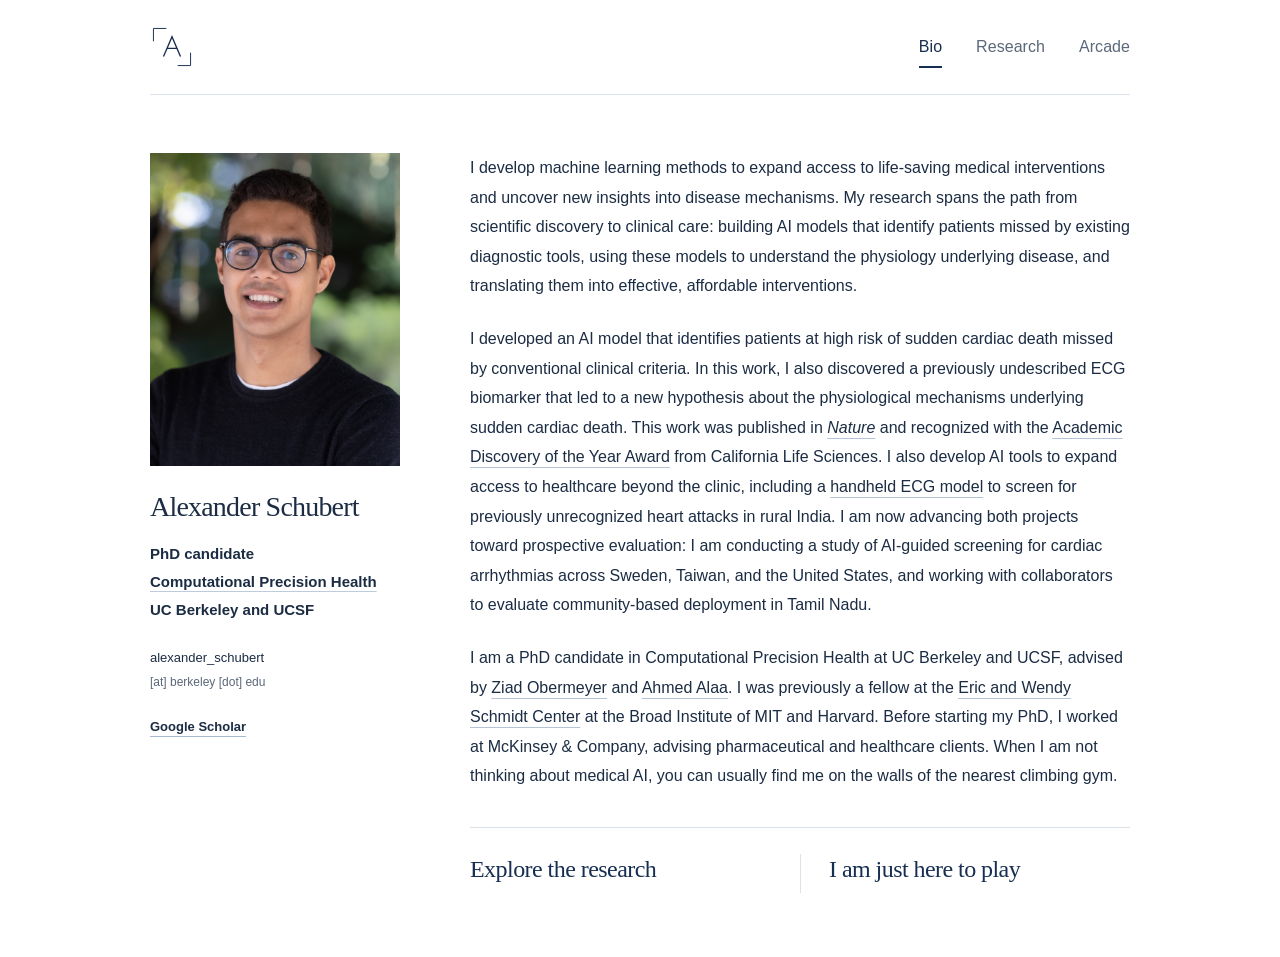
<file: index.html>
<!doctype html>
<html lang="en">
<head>
  <meta charset="utf-8">
  <meta name="viewport" content="width=device-width, initial-scale=1">
  <meta name="description" content="Alexander Schubert develops machine learning methods for cardiovascular prediction, physiological discovery, and more accessible care.">
  <meta name="theme-color" content="#ffffff">
  <title>Alexander Schubert — Medical AI Research</title>
  <link rel="icon" href="assets/favicon.svg?v=a-2" type="image/svg+xml">
  <link rel="stylesheet" href="assets/style.css">
  <link rel="canonical" href="https://alexmschubert.github.io/">
</head>
<body>
  <a class="skip-link" href="#main">Skip to content</a>
  <header class="site-header wrap">
    <a class="brand-mark" href="index.html" aria-label="Alexander Schubert — Bio"><img src="assets/monogram.svg" alt="" width="44" height="44"></a>
    <svg class="header-beat" viewBox="0 0 180 40" fill="none" aria-hidden="true" focusable="false"><path class="ecg-trace" pathLength="1" d="M2 24H32C36 24 36 19 40 19S44 24 48 24H65L70 29 77 7 84 34 90 24H110C116 24 117 14 125 14S135 24 142 24H178"/></svg>
    <nav aria-label="Main navigation"><a href="index.html" aria-current="page">Bio</a><a href="research.html">Research</a><a href="arcade.html">Arcade</a></nav>
  </header>
  <main id="main" class="wrap bio-page">
    <aside class="bio-profile" aria-label="Profile and contact">
      <img class="bio-photo" src="assets/alexander-schubert.jpg" alt="Alexander Schubert" width="800" height="1000" fetchpriority="high">
      <h1>Alexander Schubert</h1>
      <p class="profile-role">PhD candidate<br><a href="https://computationalhealth.berkeley.edu/">Computational Precision Health</a><br>UC Berkeley and UCSF</p>
      <p id="contact" class="profile-contact">alexander_schubert<br><span>[at] berkeley [dot] edu</span></p>
      <a class="profile-scholar" href="https://scholar.google.com/citations?user=yV_Ws-QAAAAJ&amp;hl=en">Google Scholar</a>
    </aside>
    <div class="bio-main">
      <section class="bio-narrative" aria-label="Research biography">
        <p>I develop machine learning methods to expand access to life-saving medical interventions and uncover new insights into disease mechanisms. My research spans the path from scientific discovery to clinical care: building AI models that identify patients missed by existing diagnostic tools, using these models to understand the physiology underlying disease, and translating them into effective, affordable interventions.</p>
        <p>I developed an AI model that identifies patients at high risk of sudden cardiac death missed by conventional clinical criteria. In this work, I also discovered a previously undescribed ECG biomarker that led to a new hypothesis about the physiological mechanisms underlying sudden cardiac death. This work was published in <a href="https://www.nature.com/articles/s41586-026-10674-6"><em>Nature</em></a> and recognized with the <a href="https://publichealth.berkeley.edu/articles/spotlight/faculty/obermeyer-receives-academic-discovery-of-the-year-award">Academic Discovery of the Year Award</a> from California Life Sciences. I also develop AI tools to expand access to healthcare beyond the clinic, including a <a href="https://www.nber.org/papers/w34690">handheld ECG model</a> to screen for previously unrecognized heart attacks in rural India. I am now advancing both projects toward prospective evaluation: I am conducting a study of AI-guided screening for cardiac arrhythmias across Sweden, Taiwan, and the United States, and working with collaborators to evaluate community-based deployment in Tamil Nadu.</p>
        <p>I am a PhD candidate in Computational Precision Health at UC Berkeley and UCSF, advised by <a href="https://ziadobermeyer.com/">Ziad Obermeyer</a> and <a href="https://alaa-lab.com/pages/people/ahmed.html">Ahmed Alaa</a>. I was previously a fellow at the <a href="https://www.ericandwendyschmidtcenter.org/">Eric and Wendy Schmidt Center</a> at the Broad Institute of MIT and Harvard. Before starting my PhD, I worked at McKinsey &amp; Company, advising pharmaceutical and healthcare clients. When I am not thinking about medical AI, you can usually find me on the walls of the nearest climbing gym.</p>
      </section>
      <section class="bio-next" aria-label="Explore the site">
        <a class="next-destination" href="research.html">
          <span class="next-title">Explore the research</span>
        </a>
        <a class="next-destination next-arcade" href="arcade.html">
          <span class="next-title">I am just here to play</span>
        </a>
      </section>
    </div>
  </main>
</body>
</html>
</file>
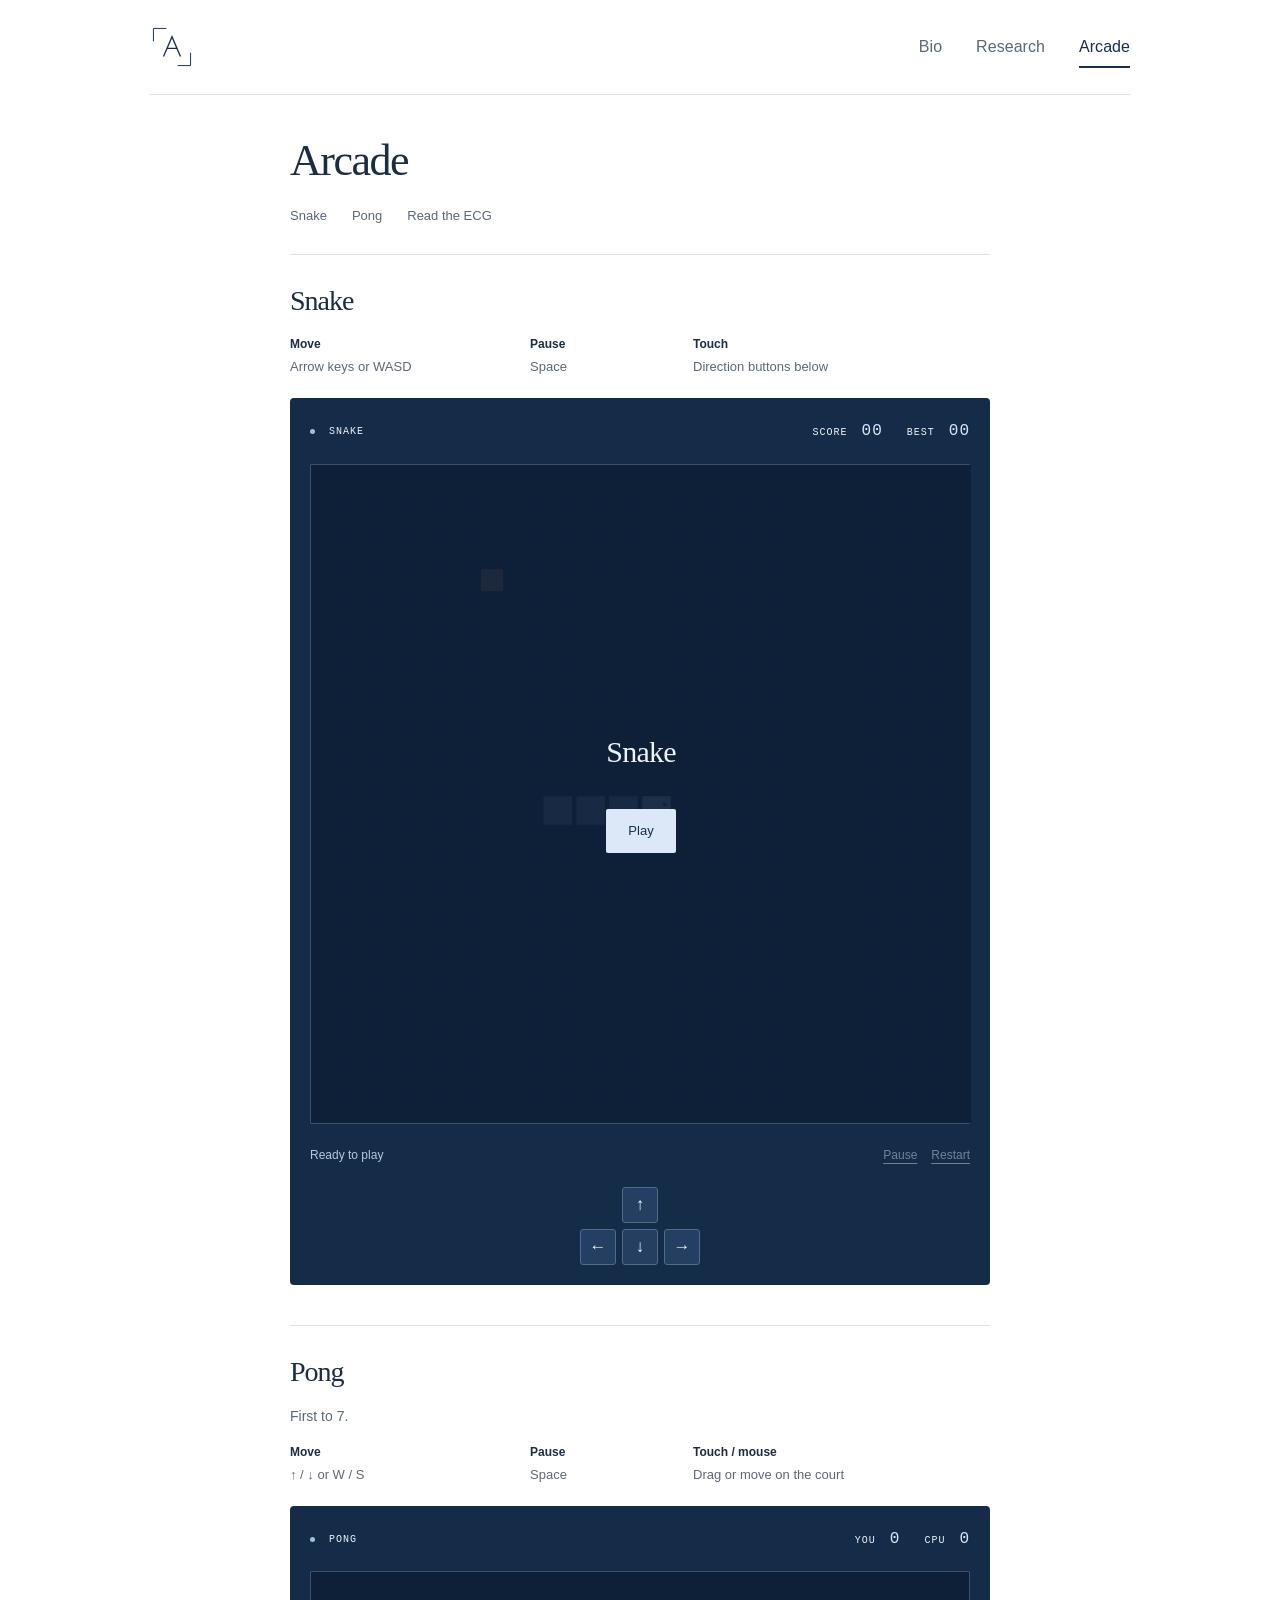
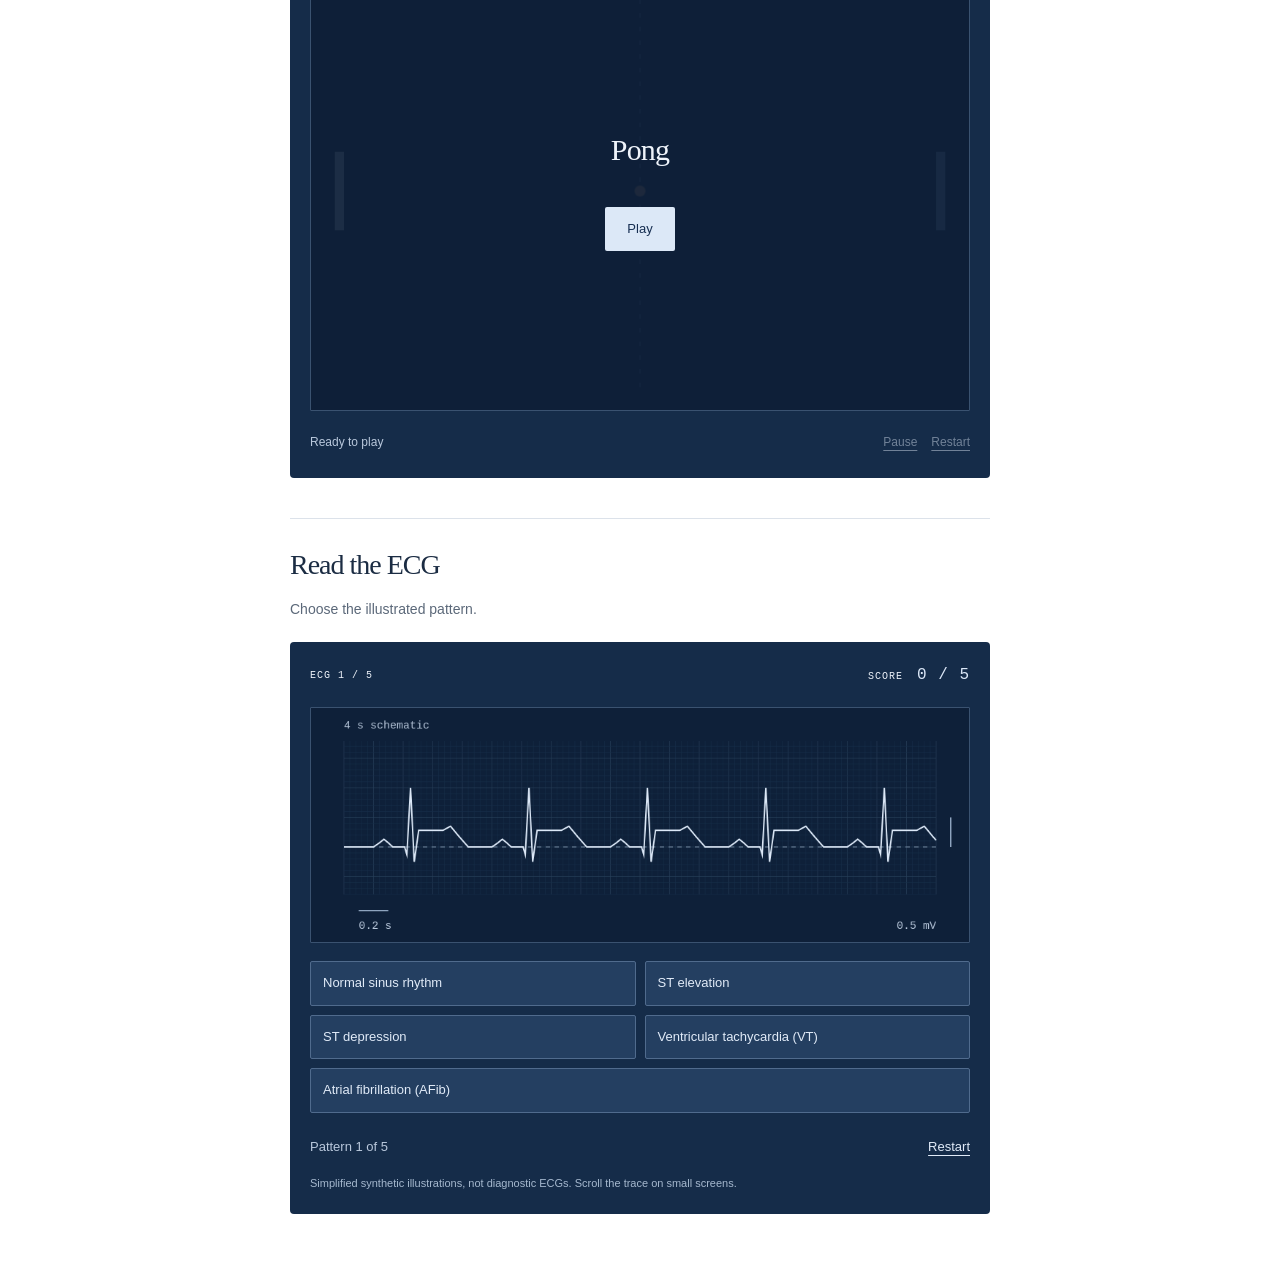
<file: arcade.html>
<!doctype html>
<html lang="en">
<head>
  <meta charset="utf-8"><meta name="viewport" content="width=device-width, initial-scale=1">
  <meta name="description" content="A small browser arcade by Alexander Schubert. Play Snake, Pong, and Read the ECG."><meta name="theme-color" content="#ffffff">
  <title>Arcade — Alexander Schubert</title>
  <link rel="icon" href="assets/favicon.svg?v=a-2" type="image/svg+xml"><link rel="stylesheet" href="assets/style.css"><script src="assets/snake-core.js" defer></script><script src="assets/snake.js" defer></script><script src="assets/pong-core.js" defer></script><script src="assets/pong.js" defer></script><script src="assets/signal-core.js" defer></script><script src="assets/signal.js" defer></script>
  <link rel="canonical" href="https://alexmschubert.github.io/arcade.html">
</head>
<body>
  <a class="skip-link" href="#main">Skip to content</a>
  <header class="site-header wrap"><a class="brand-mark" href="index.html" aria-label="Alexander Schubert — Bio"><img src="assets/monogram.svg" alt="" width="44" height="44"></a>
    <svg class="header-beat" viewBox="0 0 180 40" fill="none" aria-hidden="true" focusable="false"><path class="ecg-trace" pathLength="1" d="M2 24H32C36 24 36 19 40 19S44 24 48 24H65L70 29 77 7 84 34 90 24H110C116 24 117 14 125 14S135 24 142 24H178"/></svg><nav aria-label="Main navigation"><a href="index.html">Bio</a><a href="research.html">Research</a><a href="arcade.html" aria-current="page">Arcade</a></nav></header>
  <main id="main" class="wrap arcade-page">
    <section class="arcade-heading"><h1>Arcade</h1><nav class="arcade-jumps" aria-label="Games"><a href="#snake-title">Snake</a><a href="#pong-title">Pong</a><a href="#signal-title">Read the ECG</a></nav></section>
    <section class="arcade-layout section-rule" aria-labelledby="snake-title">
      <div class="game-info"><h2 id="snake-title">Snake</h2><dl class="game-instructions"><div><dt>Move</dt><dd>Arrow keys or WASD</dd></div><div><dt>Pause</dt><dd>Space</dd></div><div><dt>Touch</dt><dd>Direction buttons below</dd></div></dl></div>
      <div class="game-cabinet">
        <div class="scoreboard"><span class="cabinet-label"><span class="status-light" aria-hidden="true"></span> SNAKE</span><div><span>SCORE <strong id="score">00</strong></span><span>BEST <strong id="best">00</strong></span></div></div>
        <div class="board-wrap"><canvas id="snake-board" width="600" height="600" tabindex="0" aria-label="Snake game board. Use arrow keys or W A S D to move, Space to pause. Press Tab to leave the game." aria-describedby="game-status">Your browser does not support this game’s canvas.</canvas><div class="game-overlay" id="game-overlay"><p id="overlay-title">Snake</p><button id="start-game" type="button">Play</button></div></div>
        <div class="game-toolbar"><span id="game-status" role="status" aria-live="polite">Ready to play</span><div><button id="pause-game" type="button" disabled>Pause</button><button id="restart-game" type="button" disabled>Restart</button></div></div>
        <div class="direction-pad" aria-label="Touch game controls"><button type="button" data-direction="up" aria-label="Move up">↑</button><button type="button" data-direction="left" aria-label="Move left">←</button><button type="button" data-direction="down" aria-label="Move down">↓</button><button type="button" data-direction="right" aria-label="Move right">→</button></div>
        <noscript><p class="noscript-note">Enable JavaScript to play Snake. Bio and Research work without it.</p></noscript>
      </div>
    </section>
    <section class="arcade-layout section-rule" aria-labelledby="pong-title">
      <div class="game-info"><h2 id="pong-title">Pong</h2><p class="game-rule">First to 7.</p><dl class="game-instructions"><div><dt>Move</dt><dd>↑ / ↓ or W / S</dd></div><div><dt>Pause</dt><dd>Space</dd></div><div><dt>Touch / mouse</dt><dd>Drag or move on the court</dd></div></dl></div>
      <div class="game-cabinet" id="pong-cabinet">
        <div class="scoreboard"><span class="cabinet-label"><span class="status-light" aria-hidden="true"></span> PONG</span><div><span>YOU <strong id="pong-player-score">0</strong></span><span>CPU <strong id="pong-cpu-score">0</strong></span></div></div>
        <div class="board-wrap"><canvas id="pong-board" width="720" height="480" tabindex="0" aria-label="Pong. Your paddle is on the left. Use up and down arrows or W and S, or move your pointer on the court. Space pauses. Press Tab to leave." aria-describedby="pong-status">Your browser does not support this game’s canvas.</canvas><div class="game-overlay" id="pong-overlay"><p id="pong-overlay-title">Pong</p><button id="pong-start" type="button">Play</button></div></div>
        <div class="game-toolbar"><span id="pong-status" role="status" aria-live="polite">Ready to play</span><div><button id="pong-pause" type="button" disabled>Pause</button><button id="pong-restart" type="button" disabled>Restart</button></div></div>
        <noscript><p class="noscript-note">Enable JavaScript to play Pong.</p></noscript>
      </div>
    </section>
    <section class="arcade-layout section-rule" aria-labelledby="signal-title">
      <div class="game-info signal-heading"><h2 id="signal-title">Read the ECG</h2><p class="game-rule">Choose the illustrated pattern.</p></div>
      <div class="game-cabinet signal-cabinet" id="signal-cabinet">
        <div class="scoreboard"><span class="cabinet-label">ECG <span id="signal-round">1 / 5</span></span><div><span>SCORE <strong id="signal-score">0 / 5</strong></span></div></div>
        <div class="ecg-strip-scroll" tabindex="0" role="region" aria-label="ECG illustration. Scroll horizontally on a small screen."><canvas id="signal-board" width="900" height="320" role="img" aria-label="Schematic ECG pattern" aria-describedby="signal-status">Enable canvas support to view the waveform.</canvas></div>
        <div class="ecg-answers" role="group" aria-label="Choose the ECG pattern">
          <button type="button" data-answer="normal">Normal sinus rhythm</button><button type="button" data-answer="elevation">ST elevation</button><button type="button" data-answer="depression">ST depression</button><button type="button" data-answer="vt">Ventricular tachycardia (VT)</button><button type="button" data-answer="afib">Atrial fibrillation (AFib)</button>
        </div>
        <div id="signal-feedback" class="ecg-feedback" hidden><p id="signal-status" role="status" aria-live="polite"></p><p id="signal-explanation"></p><a id="signal-reference" href="https://www.ncbi.nlm.nih.gov/books/NBK459364/">Reference</a></div>
        <div class="signal-actions"><span id="signal-progress">5 patterns</span><div><button id="signal-reset" type="button">Restart</button><button id="signal-next" type="button" hidden>Next ECG</button></div></div>
        <p class="synthetic-label">Simplified synthetic illustrations, not diagnostic ECGs. Scroll the trace on small screens.</p>
        <noscript><p class="noscript-note">Enable JavaScript to play Read the ECG.</p></noscript>
      </div>
    </section>
  </main>
</body>
</html>
</file>
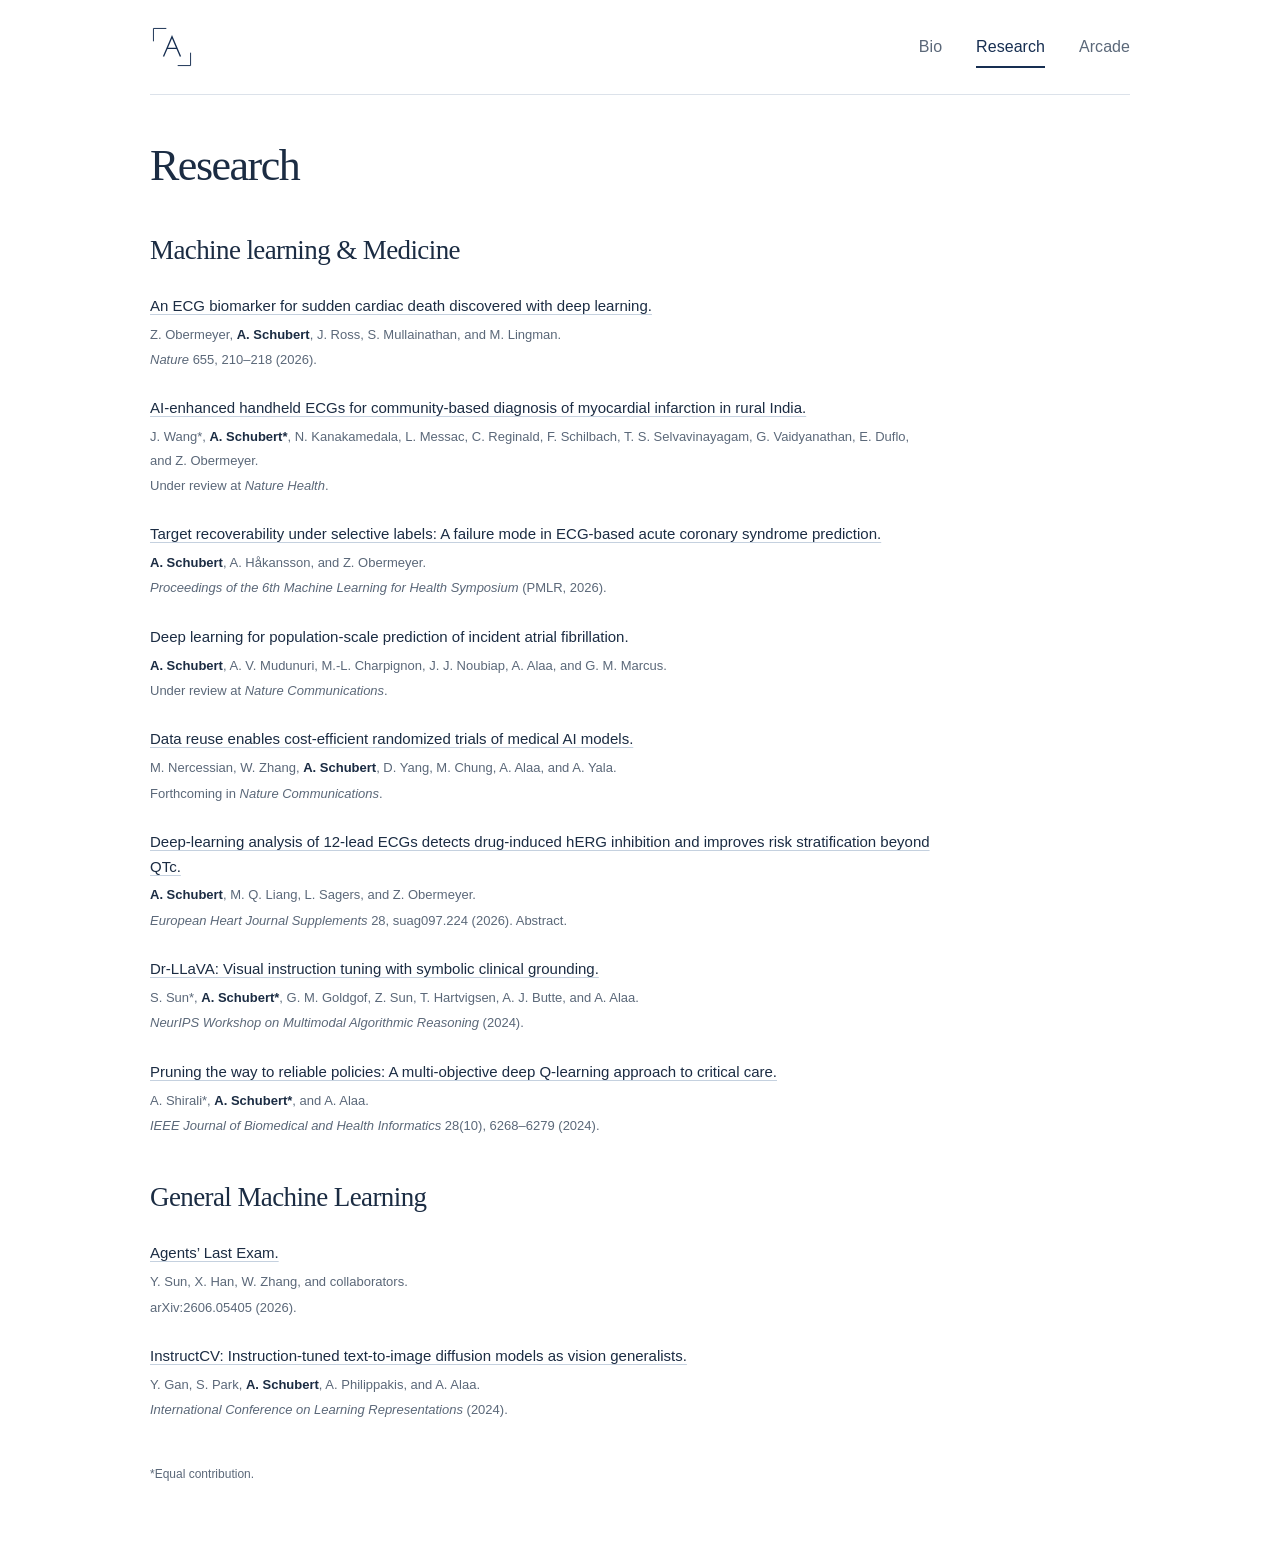
<file: research.html>
<!doctype html>
<html lang="en">
<head>
  <meta charset="utf-8"><meta name="viewport" content="width=device-width, initial-scale=1">
  <meta name="description" content="Research publications by Alexander Schubert in machine learning and medicine, and general machine learning."><meta name="theme-color" content="#ffffff">
  <title>Research — Alexander Schubert</title>
  <link rel="icon" href="assets/favicon.svg?v=a-2" type="image/svg+xml"><link rel="stylesheet" href="assets/style.css">
  <link rel="canonical" href="https://alexmschubert.github.io/research.html">
</head>
<body>
  <a class="skip-link" href="#main">Skip to content</a>
  <header class="site-header wrap"><a class="brand-mark" href="index.html" aria-label="Alexander Schubert — Bio"><img src="assets/monogram.svg" alt="" width="44" height="44"></a>
    <svg class="header-beat" viewBox="0 0 180 40" fill="none" aria-hidden="true" focusable="false"><path class="ecg-trace" pathLength="1" d="M2 24H32C36 24 36 19 40 19S44 24 48 24H65L70 29 77 7 84 34 90 24H110C116 24 117 14 125 14S135 24 142 24H178"/></svg><nav aria-label="Main navigation"><a href="index.html">Bio</a><a href="research.html" aria-current="page">Research</a><a href="arcade.html">Arcade</a></nav></header>
  <main id="main" class="wrap references-page">
    <h1>Research</h1>
    <section class="reference-section" aria-labelledby="machine-learning-medicine">
      <h2 id="machine-learning-medicine">Machine learning &amp; Medicine</h2>
      <ul class="reference-list">
        <li><p class="reference-title"><a href="https://www.nature.com/articles/s41586-026-10674-6">An ECG biomarker for sudden cardiac death discovered with deep learning.</a></p><p class="reference-authors">Z. Obermeyer, <strong>A. Schubert</strong>, J. Ross, S. Mullainathan, and M. Lingman.</p><p class="reference-venue"><em>Nature</em> 655, 210–218 (2026).</p></li>
        <li><p class="reference-title"><a href="https://www.nber.org/papers/w34690">AI-enhanced handheld ECGs for community-based diagnosis of myocardial infarction in rural India.</a></p><p class="reference-authors">J. Wang*, <strong>A. Schubert*</strong>, N. Kanakamedala, L. Messac, C. Reginald, F. Schilbach, T. S. Selvavinayagam, G. Vaidyanathan, E. Duflo, and Z. Obermeyer.</p><p class="reference-venue">Under review at <em>Nature Health</em>.</p></li>
        <li><p class="reference-title"><a href="https://openreview.net/pdf?id=OTOvL1jZ3A">Target recoverability under selective labels: A failure mode in ECG-based acute coronary syndrome prediction.</a></p><p class="reference-authors"><strong>A. Schubert</strong>, A. Håkansson, and Z. Obermeyer.</p><p class="reference-venue"><em>Proceedings of the 6th Machine Learning for Health Symposium</em> (PMLR, 2026).</p></li>
        <li><p class="reference-title">Deep learning for population-scale prediction of incident atrial fibrillation.</p><p class="reference-authors"><strong>A. Schubert</strong>, A. V. Mudunuri, M.-L. Charpignon, J. J. Noubiap, A. Alaa, and G. M. Marcus.</p><p class="reference-venue">Under review at <em>Nature Communications</em>.</p></li>
        <li><p class="reference-title"><a href="https://arxiv.org/abs/2511.08986">Data reuse enables cost-efficient randomized trials of medical AI models.</a></p><p class="reference-authors">M. Nercessian, W. Zhang, <strong>A. Schubert</strong>, D. Yang, M. Chung, A. Alaa, and A. Yala.</p><p class="reference-venue">Forthcoming in <em>Nature Communications</em>.</p></li>
        <li><p class="reference-title"><a href="https://academic.oup.com/eurheartjsupp/article/28/Supplement_8/suag097.224/8749863">Deep-learning analysis of 12-lead ECGs detects drug-induced hERG inhibition and improves risk stratification beyond QTc.</a></p><p class="reference-authors"><strong>A. Schubert</strong>, M. Q. Liang, L. Sagers, and Z. Obermeyer.</p><p class="reference-venue"><em>European Heart Journal Supplements</em> 28, suag097.224 (2026). Abstract.</p></li>
        <li><p class="reference-title"><a href="https://arxiv.org/abs/2405.19567">Dr-LLaVA: Visual instruction tuning with symbolic clinical grounding.</a></p><p class="reference-authors">S. Sun*, <strong>A. Schubert*</strong>, G. M. Goldgof, Z. Sun, T. Hartvigsen, A. J. Butte, and A. Alaa.</p><p class="reference-venue"><em>NeurIPS Workshop on Multimodal Algorithmic Reasoning</em> (2024).</p></li>
        <li><p class="reference-title"><a href="https://arxiv.org/abs/2306.08044">Pruning the way to reliable policies: A multi-objective deep Q-learning approach to critical care.</a></p><p class="reference-authors">A. Shirali*, <strong>A. Schubert*</strong>, and A. Alaa.</p><p class="reference-venue"><em>IEEE Journal of Biomedical and Health Informatics</em> 28(10), 6268–6279 (2024).</p></li>
      </ul>
    </section>
    <section class="reference-section" aria-labelledby="general-machine-learning">
      <h2 id="general-machine-learning">General Machine Learning</h2>
      <ul class="reference-list">
        <li><p class="reference-title"><a href="https://arxiv.org/abs/2606.05405">Agents’ Last Exam.</a></p><p class="reference-authors">Y. Sun, X. Han, W. Zhang, and collaborators.</p><p class="reference-venue">arXiv:2606.05405 (2026).</p></li>
        <li><p class="reference-title"><a href="https://proceedings.iclr.cc/paper_files/paper/2024/hash/ed9f00cb7dd5fbdc2175d55e2fdf1b05-Abstract-Conference.html">InstructCV: Instruction-tuned text-to-image diffusion models as vision generalists.</a></p><p class="reference-authors">Y. Gan, S. Park, <strong>A. Schubert</strong>, A. Philippakis, and A. Alaa.</p><p class="reference-venue"><em>International Conference on Learning Representations</em> (2024).</p></li>
      </ul>
    </section>
    <p class="contribution-note">*Equal contribution.</p>
  </main>
</body>
</html>
</file>
<file: assets/style.css>
/* Edit these tokens to change the site's visual direction. No build step needed. */
:root{--paper:#ffffff;--ink:#1b2c43;--green:#162e51;--muted:#5b6879;--line:#dce2ea;--accent:#254c7a;--soft:#f3f6fa;--serif:Georgia,'Times New Roman',serif;--sans:-apple-system,BlinkMacSystemFont,'Segoe UI',Helvetica,Arial,sans-serif}
*{box-sizing:border-box}html{scroll-behavior:smooth;scroll-padding-top:30px}body{margin:0;background:var(--paper);color:var(--ink);font-family:var(--sans);font-size:16px;line-height:1.7;-webkit-font-smoothing:antialiased}::selection{background:#e0e9f4}a{color:inherit;text-decoration-thickness:1px;text-underline-offset:5px}a:hover{color:var(--accent)}a,button{-webkit-tap-highlight-color:transparent}button{font:inherit;cursor:pointer}button:disabled{cursor:default;opacity:.45}:focus-visible{outline:3px solid var(--accent);outline-offset:5px}.wrap{width:min(980px,calc(100% - 96px));margin-inline:auto}.site-header{display:flex;align-items:center;justify-content:space-between;gap:30px;padding:34px 0;border-bottom:1px solid var(--line)}.wordmark{font-size:18px;font-weight:600;letter-spacing:-.6px;text-decoration:none}.wordmark-dot{color:var(--accent)}nav{display:flex;gap:32px}nav a{font-size:14px;text-decoration:none;color:var(--muted);padding:6px 0;position:relative}nav a[aria-current=page]{color:var(--green)}nav a[aria-current=page]:after{position:absolute;content:'';height:2px;bottom:0;left:0;right:0;background:var(--green)}nav a span{font-size:12px;margin-left:3px}.skip-link{position:fixed;left:15px;top:-100px;padding:10px 20px;background:var(--green);color:white;z-index:10}.skip-link:focus{top:15px}.eyebrow,.index{font-size:11px;font-weight:500;letter-spacing:1.7px;line-height:1.6;text-transform:uppercase}.eyebrow{color:var(--muted);margin:0 0 25px}.small-line{display:inline-block;width:25px;height:1px;background:var(--accent);vertical-align:middle;margin-right:12px}h1,h2,h3,p,figure{margin-top:0}h1,h2,h3{font-family:var(--serif);font-weight:400}h1{font-size:76px;line-height:1.03;letter-spacing:-3.5px;margin-bottom:28px}h2{font-size:36px;line-height:1.2;letter-spacing:-1px}h3{font-size:27px;line-height:1.2;letter-spacing:-.5px}.accent{color:var(--accent)}.bio-hero{display:grid;grid-template-columns:1.45fr 1fr;align-items:center;gap:80px;padding:76px 0 64px}.hero-copy .eyebrow{font-size:10px;letter-spacing:1.4px;margin-bottom:27px}.hero-statement{font-family:var(--serif);font-size:25px;line-height:1.45;letter-spacing:-.5px;margin-bottom:24px}.hero-role{font-size:13px;color:var(--muted);line-height:1.7;margin-bottom:23px}.inline-links{display:flex;flex-wrap:wrap;gap:24px}.inline-links a,.text-link{font-size:13px;font-weight:500;text-decoration:none;border-bottom:1px solid var(--line);padding-bottom:4px}.inline-links a span,.text-link span{margin-left:9px}.portrait{margin:0;position:relative}.portrait:before{content:'';position:absolute;inset:18px -16px 40px 16px;border:1px solid #bcc7b9;z-index:-1}.portrait img{width:100%;height:auto;aspect-ratio:4/5;object-fit:cover;display:block;border-radius:2px}.portrait figcaption{font-size:11px;color:var(--muted);padding-top:14px;letter-spacing:.3px}.section-rule{border-top:1px solid var(--line)}.bio-section,.ongoing{display:grid;grid-template-columns:1fr 1.7fr;gap:85px;padding:58px 0 64px}.bio-section .eyebrow,.ongoing .eyebrow{margin-bottom:17px}.prose{max-width:660px;font-size:16px;line-height:1.85}.prose p{margin-bottom:20px}.prose strong{font-weight:500}.prose a:not(.text-link){text-decoration-color:#b4c3d5}.prose .text-link{display:inline-block;margin-top:8px}.section-heading{display:flex;justify-content:space-between;align-items:baseline;gap:20px;margin-bottom:30px}.section-heading h2{font-size:29px}.section-heading .eyebrow{font-size:10px}.research-path{padding:42px 0 52px}.path-grid{display:grid;grid-template-columns:repeat(3,1fr)}.path-item{position:relative;text-decoration:none;padding:0 32px 0 0}.path-item+.path-item{padding-left:32px;border-left:1px solid var(--line)}.path-item .index{color:var(--muted);font-size:10px;letter-spacing:1.5px}.path-item h3{margin:24px 0 15px}.path-item p{font-size:13px;color:var(--muted);line-height:1.8;max-width:260px;padding-right:12px;margin-bottom:8px}.path-arrow{display:block;margin-top:16px;color:var(--accent)}.arcade-invitation{display:flex;gap:28px;align-items:center;background:var(--soft);padding:29px 35px;margin:10px 0 70px}.arcade-invitation .eyebrow{font-size:9px;margin-bottom:5px}.arcade-invitation p:not(.eyebrow){font-family:var(--serif);font-size:23px;line-height:1.4;margin-bottom:0}.arcade-invitation .text-link{margin-left:auto;white-space:nowrap}.pixel-snake{font-family:monospace;color:var(--green);font-size:23px;line-height:.6;letter-spacing:-3px;display:block;width:33px}.site-footer{border-top:1px solid var(--line);display:flex;gap:24px;justify-content:space-between;font-size:11px;color:var(--muted);padding:24px 0 32px;letter-spacing:.2px}.site-footer a{text-decoration:none}.page-intro{padding:73px 0 62px;max-width:850px}.page-intro h1{font-size:65px;line-height:1.12;margin-bottom:27px;letter-spacing:-2.5px}.page-intro h1 em{font-weight:400;color:var(--green)}.intro-text{font-size:18px;line-height:1.8;max-width:670px;color:var(--muted);margin-bottom:26px}.project{display:grid;grid-template-columns:1fr 2.3fr;gap:65px;padding:52px 0 58px}.project-meta{display:flex;align-items:flex-start;flex-direction:column;gap:17px}.project-meta .index{font-size:10px;letter-spacing:1.2px}.publication-status{font-size:11px;color:var(--green);background:#eef3f9;padding:5px 10px;border-radius:2px;line-height:1.5}.project-content h2{font-size:39px;margin-bottom:22px}.project-content>p{font-size:15px;line-height:1.85;margin-bottom:18px;max-width:680px}.project-content .project-question{font-family:var(--serif);font-size:22px;line-height:1.5;margin-bottom:22px}.project-content .contribution{font-size:12px;color:var(--muted);line-height:1.8;border-left:2px solid #b4c3d5;padding-left:15px;margin-top:28px}.contribution span{display:block;color:var(--green);font-size:10px;letter-spacing:1px;text-transform:uppercase;font-weight:600}.paper-reference{margin-top:26px;padding-top:23px;border-top:1px solid var(--line)}.paper-reference h3{font-family:var(--sans);font-size:14px;font-weight:500;letter-spacing:0;line-height:1.6;margin-bottom:8px}.paper-reference p{font-size:11px;color:var(--muted);margin-bottom:12px}.paper-reference a{font-size:12px;text-decoration:none;display:inline-block;margin-right:20px;border-bottom:1px solid var(--line)}.paper-reference a span{margin-left:8px}.ongoing{padding-block:50px 70px}.arcade-intro{padding-bottom:45px}.arcade-layout{display:grid;grid-template-columns:1fr 1.6fr;gap:80px;padding:46px 0 76px}.game-info .index{color:var(--muted);font-size:10px}.game-info h2{font-size:55px;letter-spacing:-2px;margin:20px 0}.game-info>p{font-size:14px;max-width:290px;line-height:1.9;color:var(--muted)}.game-instructions{margin:30px 0}.game-instructions div{padding:10px 0;border-top:1px solid var(--line)}.game-instructions dt{font-size:11px;font-weight:600}.game-instructions dd{margin:3px 0 0;font-size:12px;color:var(--muted)}.game-info .small-note{font-size:11px;margin-bottom:30px}.game-cabinet{background:#152c49;color:#eef3fa;padding:22px;border-radius:4px;box-shadow:0 8px 24px #1d392410;align-self:start}.scoreboard{display:flex;justify-content:space-between;gap:10px;align-items:center;margin:0 0 18px;font-family:monospace;font-size:10px;letter-spacing:1px}.scoreboard>div{display:flex;gap:24px}.scoreboard strong{font-size:16px;font-weight:400;margin-left:7px;color:#dbe7f7}.status-light{display:inline-block;width:5px;height:5px;background:#a4bddc;border-radius:50%;margin-right:7px}.cabinet-label{white-space:nowrap}.board-wrap{position:relative}canvas{display:block;width:100%;height:auto;aspect-ratio:1;background:#0e2039;border:1px solid #3a5270;border-radius:1px}.game-overlay{position:absolute;inset:1px;background:#0e2039ed;display:flex;align-items:center;justify-content:center;flex-direction:column;text-align:center;padding:20px}.game-overlay[hidden]{display:none}.overlay-symbol{color:#b6ccea;font-family:var(--serif);font-size:76px;line-height:1;margin-bottom:20px}.game-overlay p{font-family:var(--serif);font-size:32px;line-height:1.2;margin:0 0 12px;letter-spacing:-.8px}.game-overlay>span:not(.overlay-symbol){font-size:12px;color:#b7c6d9;line-height:1.7;max-width:260px}.game-overlay button{margin-top:27px;background:#dce8f7;color:#162e51;padding:11px 22px;border:0;border-radius:2px;font-size:13px}.game-overlay button span{margin-left:25px}.game-overlay button:hover{background:#f0f5fc}.game-toolbar{display:flex;justify-content:space-between;align-items:center;gap:12px;padding-top:15px;font-size:11px;color:#b9c8dc}.game-toolbar>div{display:flex;gap:14px}.game-toolbar button{background:none;border:0;color:#e1ebf8;font-size:11px;padding:5px 0;text-decoration:underline;text-underline-offset:4px}.game-cabinet :focus-visible{outline-color:#e3b580}.direction-pad{display:grid;grid-template-columns:repeat(3,44px);grid-template-rows:44px 44px;justify-content:center;gap:6px;margin-top:20px}.direction-pad button{font-size:22px;background:#243f61;color:#eef3fa;border:1px solid #506b8d;border-radius:3px;touch-action:manipulation}.direction-pad button:active{background:#385a81}.direction-pad button:first-child{grid-column:2}.direction-pad button:nth-child(2){grid-column:1;grid-row:2}.direction-pad button:nth-child(3){grid-column:2;grid-row:2}.direction-pad button:nth-child(4){grid-column:3;grid-row:2}.noscript-note{font-size:12px;padding-top:15px;color:#eef3fa}
@media(min-width:1100px){.direction-pad{grid-template-columns:repeat(3,36px);grid-template-rows:36px 36px;margin-top:14px}.direction-pad button{font-size:17px}}
@media(max-width:1000px){.bio-hero{gap:44px}.bio-hero h1{font-size:65px}.hero-statement{font-size:22px}.bio-section,.ongoing{gap:40px}.arcade-layout{gap:42px}.project{gap:40px}.hero-copy .eyebrow{font-size:9px;letter-spacing:.8px}.scoreboard>div{gap:12px}}
@media(max-width:760px){.wrap{width:calc(100% - 44px)}.site-header{padding:22px 0;gap:20px;flex-wrap:wrap}.wordmark{font-size:17px}nav{gap:23px}nav a{font-size:12px}.bio-hero{padding:46px 0;grid-template-columns:1.2fr 1fr;gap:25px;align-items:start}.bio-hero h1{font-size:48px;letter-spacing:-2px}.hero-copy .eyebrow{line-height:1.8;margin-bottom:21px}.hero-copy .small-line{display:none}.hero-statement{font-size:19px}.hero-role{font-size:11px}.inline-links{gap:15px}.inline-links a{font-size:12px}.portrait{margin-top:16px}.portrait:before{inset:10px -8px 34px 8px}.portrait figcaption{font-size:9px;line-height:1.5}.bio-section,.ongoing{grid-template-columns:1fr;gap:15px;padding:36px 0 42px}.bio-section h2 br,.ongoing h2 br{display:none}h2{font-size:31px}.prose{font-size:15px}.section-heading{display:block;margin-bottom:27px}.section-heading h2{margin-bottom:10px}.section-heading .eyebrow{display:block}.path-item{padding-right:17px}.path-item+.path-item{padding-left:17px}.path-item h3{font-size:24px}.path-item p{font-size:12px;padding-right:0}.path-item .index{font-size:8px;letter-spacing:.6px}.arcade-invitation{padding:23px;gap:20px;flex-wrap:wrap;margin-bottom:45px}.arcade-invitation .text-link{margin-left:53px}.arcade-invitation p:not(.eyebrow){font-size:21px}.site-footer{font-size:10px;gap:15px}.page-intro{padding:43px 0 40px}.page-intro h1{font-size:49px;letter-spacing:-2px}.intro-text{font-size:16px}.project{grid-template-columns:1fr;gap:24px;padding:33px 0 40px}.project-meta{flex-direction:row;align-items:center;flex-wrap:wrap;gap:15px}.project-content h2{font-size:34px}.project-content h2 br{display:none}.project-content .project-question{font-size:21px}.arcade-layout{grid-template-columns:1fr;gap:32px;padding:30px 0 50px}.game-info h2{font-size:45px;margin:12px 0}.game-info>p{max-width:100%}.game-instructions{display:grid;grid-template-columns:1fr 1fr;column-gap:24px;margin:20px 0}.game-info .small-note{margin-bottom:18px}.game-cabinet{max-width:550px;width:100%;margin:auto}.arcade-intro .intro-text br{display:none}}
@media(max-width:480px){.site-header{gap:14px;align-items:flex-start}.wordmark{width:100%}nav{gap:30px}.bio-hero{grid-template-columns:1fr;gap:32px;padding-top:35px}.bio-hero h1{font-size:64px;letter-spacing:-2.8px}.hero-copy .eyebrow{font-size:9px;letter-spacing:1px}.hero-statement{font-size:23px}.hero-role{font-size:13px}.portrait{margin:0 9px 0 0;max-width:340px}.portrait img{aspect-ratio:1/1.08;object-position:center 43%}.portrait figcaption{font-size:10px}.path-grid{grid-template-columns:1fr;gap:26px}.path-item,.path-item+.path-item{padding:0 28px 25px 0;border:0;border-bottom:1px solid var(--line)}.path-item:last-child{border-bottom:0;padding-bottom:0}.path-item h3{margin:12px 0;font-size:28px}.path-item h3 br{display:none}.path-item p{font-size:14px;max-width:100%;margin-bottom:0}.path-item .index{font-size:10px;letter-spacing:1px}.path-arrow{position:absolute;right:0;top:25px}.arcade-invitation{gap:15px}.arcade-invitation .text-link{margin-left:48px}.arcade-invitation p:not(.eyebrow){font-size:19px}.site-footer{flex-wrap:wrap;justify-content:flex-start}.site-footer a{margin-left:auto}.site-footer>span:nth-child(2){display:none}.page-intro h1{font-size:43px;letter-spacing:-1.7px}.project-content h2{font-size:31px}.game-cabinet{padding:14px}.scoreboard{font-size:9px;letter-spacing:.5px}.scoreboard strong{font-size:14px;margin-left:4px}.scoreboard>div{gap:12px}.game-overlay p{font-size:27px}.overlay-symbol{font-size:60px;margin-bottom:12px}.game-overlay button{margin-top:22px}.game-toolbar{font-size:10px}.game-toolbar>div{gap:12px}}
@media(prefers-reduced-motion:reduce){html{scroll-behavior:auto}}

/* Bio: a compact profile alongside a single, uninterrupted research biography. */
.bio-page{display:grid;grid-template-columns:250px minmax(0,1fr);gap:70px;padding-block:58px 64px}
.bio-profile{align-self:start}
.bio-photo{display:block;width:100%;height:auto;aspect-ratio:4/5;object-fit:cover;margin-bottom:24px}
.bio-profile h1{font-size:28px;line-height:1.2;letter-spacing:-.8px;margin-bottom:17px}
.profile-role{font-size:14px;line-height:1.8;margin-bottom:18px}
.profile-role a{text-decoration:none}
.profile-role a:hover{text-decoration:underline}
.profile-affiliation{font-size:12px;line-height:1.8;color:var(--muted);margin-bottom:23px}
.profile-contact{font-size:12px;line-height:1.9;margin-bottom:14px;scroll-margin-top:30px}
.profile-contact span{color:var(--muted)}
.profile-scholar{font-size:12px;text-decoration-color:var(--line)}
.bio-narrative{font-size:16px;line-height:1.85}
.bio-narrative p{margin-bottom:23px}
.bio-narrative .bio-lead{font-family:var(--serif);font-size:27px;line-height:1.5;letter-spacing:-.35px;margin-bottom:29px}
.bio-narrative a{text-decoration-color:#b4c3d5}
.bio-agenda{padding-left:21px;margin:0 0 26px}
.bio-agenda li{padding-left:5px;margin-bottom:12px}
.bio-agenda li::marker{color:var(--green)}
.bio-choice{border-top:1px solid var(--line);margin-top:38px;padding-top:25px;display:flex;align-items:baseline;justify-content:space-between;gap:20px}
.bio-choice p{font-family:var(--serif);font-size:23px;letter-spacing:-.4px;margin:0}
.bio-choice>div{display:flex;gap:25px}
.bio-choice a{font-size:14px;text-decoration:none;border-bottom:1px solid var(--line);padding:5px 0}
.bio-choice a span{margin-left:12px}
@media(max-width:1000px){.bio-page{grid-template-columns:220px minmax(0,1fr);gap:45px}.bio-profile h1{font-size:25px}}
@media(max-width:760px){.bio-page{grid-template-columns:185px minmax(0,1fr);gap:30px;padding-block:35px 45px}.bio-profile h1{font-size:23px}.profile-role{font-size:12px}.profile-affiliation,.profile-contact{font-size:11px}.bio-narrative{font-size:15px}.bio-narrative .bio-lead{font-size:23px}.bio-choice{flex-wrap:wrap;gap:10px}.bio-choice p{font-size:21px}}
@media(max-width:600px){.bio-page{grid-template-columns:1fr;gap:34px}.bio-profile{display:grid;grid-template-columns:120px minmax(0,1fr);column-gap:23px;align-content:start}.bio-photo{grid-column:1;grid-row:1/6;margin:0}.bio-profile h1{grid-column:2;font-size:23px;margin-bottom:10px}.profile-role,.profile-affiliation,.profile-contact,.profile-scholar{grid-column:2}.profile-role{margin-bottom:12px}.profile-affiliation{margin-bottom:12px}.profile-contact{margin-bottom:8px}.bio-narrative .bio-lead{font-size:25px}.bio-choice{margin-top:30px;padding-top:22px}.bio-choice>div{gap:28px}}
@media(max-width:360px){.bio-profile{grid-template-columns:100px minmax(0,1fr);gap:0 17px}.bio-profile h1{font-size:20px}.profile-contact{font-size:10px}}

/* Bio paragraphs share one typographic treatment. */
.bio-narrative .bio-lead{font-family:inherit;font-size:inherit;line-height:inherit;letter-spacing:normal;margin-bottom:23px}

/* A quiet invitation; the biography remains the focus. */
.bio-choice{border:0;margin-top:30px;padding-top:0;display:block}
.bio-choice p{font-family:var(--sans);font-size:13px;line-height:1.8;letter-spacing:normal;color:var(--muted)}
.bio-choice a{display:inline-block;font-size:inherit;font-weight:500;color:var(--green);padding:0;border:0;text-decoration:underline;text-decoration-color:#bccbdd;text-underline-offset:4px;text-decoration-thickness:1px;transition:color .15s ease,text-decoration-color .15s ease}
.bio-choice a:hover{color:var(--accent);text-decoration-color:currentColor}

@media(prefers-reduced-motion:reduce){.bio-choice a{transition:none}.bio-choice .play-link:hover{transform:none}}

/* A drawn AS monogram, with a brief ECG trace and generous quiet between beats. */
.site-header{display:grid;grid-template-columns:44px minmax(0,1fr) auto;gap:28px;padding-block:25px}
.brand-mark{display:block;width:44px;height:44px;text-decoration:none}
.brand-mark img{display:block;width:100%;height:100%}
.header-beat{display:block;width:160px;max-width:100%;height:36px;justify-self:center;color:var(--accent);overflow:visible}
.ecg-trace{stroke:currentColor;stroke-width:1.3;stroke-linecap:round;stroke-linejoin:round;stroke-dasharray:1;stroke-dashoffset:1;opacity:0;animation:ecg-beat 12.58s linear 1.5s infinite}
@keyframes ecg-beat{
  0%{stroke-dashoffset:1;opacity:0}
  1.43%{stroke-dashoffset:1;opacity:.55}
  15.74%{stroke-dashoffset:0;opacity:.55}
  20.51%,100%{stroke-dashoffset:0;opacity:0}
}
/* The arcade hint appears only on hover or keyboard focus. */
.bio-choice .play-link{position:relative}
.bio-choice .play-link::after{content:"";position:absolute;left:0;right:0;bottom:-4px;height:2px;opacity:0;background:repeating-linear-gradient(90deg,currentColor 0 2px,transparent 2px 4px);transition:opacity .15s ease}
.bio-choice .play-link:hover,.bio-choice .play-link:focus-visible{transform:none;text-decoration-color:transparent}
.bio-choice .play-link:hover::after,.bio-choice .play-link:focus-visible::after{opacity:1}
@media(max-width:600px){.site-header{gap:18px;padding-block:20px}nav{gap:20px}.header-beat{height:28px}}
@media(prefers-reduced-motion:reduce){.ecg-trace{animation:none;opacity:0}.bio-choice .play-link::after{transition:none}}

/* Two quiet, paired invitations. */
.bio-choice{display:flex;align-items:center;flex-wrap:wrap;gap:10px;margin-top:30px}
.bio-choice .bio-action{display:inline-flex;align-items:center;justify-content:center;padding:8px 15px;border:1px solid var(--line);border-radius:4px;background:transparent;font-size:12px;font-weight:400;line-height:1.7;letter-spacing:.1px;text-decoration:none;color:var(--green);transition:background-color .18s ease,border-color .18s ease}
.bio-choice .bio-action:hover{background:var(--soft);border-color:#a8b9ce}
.bio-choice .bio-action:focus-visible{background:var(--soft)}
.bio-choice .play-link::after{left:15px;right:15px;bottom:5px;color:#819ab9}
@media(prefers-reduced-motion:reduce){.bio-choice .bio-action{transition:none}}

/* Stronger profile hierarchy, balanced against the research narrative. */
.profile-role{font-size:15px;font-weight:600;line-height:1.85;margin-bottom:23px}
.profile-role a{text-decoration:underline;text-decoration-color:#becbdc;text-underline-offset:4px}
.profile-contact{font-size:13px;font-weight:500;line-height:1.85;margin-bottom:18px}
.profile-contact span{color:var(--muted);font-size:12px;font-weight:400}
.profile-scholar{display:inline-block;font-size:13px;font-weight:600;text-decoration-color:#a7b9cf}
/* A small editorial section offering two clear next steps. */
.bio-next{display:grid;grid-template-columns:1fr 1fr;margin-top:36px;border-top:1px solid var(--line);padding-top:26px}
.next-destination{display:flex;flex-direction:column;align-items:flex-start;text-decoration:none;padding:0 24px 4px 0}
.next-destination+.next-destination{border-left:1px solid var(--line);padding-left:28px;padding-right:0}
.next-label{font-size:10px;line-height:1.6;letter-spacing:1.2px;text-transform:uppercase;color:var(--muted);margin-bottom:9px}
.next-title{position:relative;font-family:var(--serif);font-size:24px;line-height:1.3;letter-spacing:-.55px;color:var(--green);padding-bottom:4px}
.next-title::after{content:"";position:absolute;left:0;right:0;bottom:0;height:1px;background:currentColor;transform:scaleX(0);transform-origin:left;transition:transform .18s ease}
.next-description{font-size:12px;line-height:1.7;color:var(--muted);margin-top:5px}
.next-destination:hover .next-title::after,.next-destination:focus-visible .next-title::after{transform:scaleX(1)}
.next-arcade .next-title::after{height:2px;background:repeating-linear-gradient(90deg,currentColor 0 2px,transparent 2px 4px)}
@media(max-width:760px){.profile-role{font-size:13px}.profile-contact,.profile-scholar{font-size:12px}.profile-contact span{font-size:11px}.next-title{font-size:22px}}
@media(max-width:600px){.profile-role{margin-bottom:15px}.profile-contact{margin-bottom:12px}.bio-next{margin-top:30px;padding-top:24px}.next-title{font-size:21px}.next-destination{padding-right:15px}.next-destination+.next-destination{padding-left:18px}.next-label{font-size:9px;letter-spacing:1px}.next-description{font-size:11px}}
@media(max-width:360px){.bio-next{grid-template-columns:1fr;gap:20px}.next-destination+.next-destination{border-left:0;border-top:1px solid var(--line);padding:20px 0 0}.profile-contact{font-size:11px}}
@media(prefers-reduced-motion:reduce){.next-title::after{transition:none}}

/* Arcade: only game names, rules, controls, and play surfaces. */
.arcade-heading{padding:45px 0 30px}
.arcade-heading h1{font-size:44px;letter-spacing:-1.5px;line-height:1.2;margin:0}
.arcade-layout{grid-template-columns:minmax(0,1fr) minmax(0,1.6fr);gap:55px;padding:36px 0 50px}
.arcade-layout .game-info h2{font-size:36px;letter-spacing:-1px;margin:0 0 16px}
.arcade-layout .game-instructions{margin:23px 0 0}
.game-overlay p{font-size:30px}
#pong-board{aspect-ratio:3/2;touch-action:none}
#pong-cabinet{min-width:0}
@media(max-width:760px){.arcade-heading{padding:30px 0 25px}.arcade-heading h1{font-size:36px}.arcade-layout{grid-template-columns:1fr;gap:25px;padding:28px 0 38px}.arcade-layout .game-info h2{font-size:30px;margin-bottom:10px}.arcade-layout .game-instructions{grid-template-columns:repeat(3,minmax(0,1fr));column-gap:16px;margin-top:18px}.game-instructions dd{font-size:11px}}

/* Reference-only research page. */
.references-page{padding-block:45px 64px}
.references-page>h1{font-size:44px;line-height:1.2;letter-spacing:-1.5px;margin-bottom:40px}
.reference-section{max-width:780px;margin-bottom:43px}
.reference-section h2{font-size:27px;line-height:1.3;letter-spacing:-.6px;margin-bottom:26px}
.reference-list{list-style:none;margin:0;padding:0}
.reference-list li{margin:0 0 25px}
.reference-list p{margin:0}
.reference-title{font-size:15px;line-height:1.65;font-weight:500}
.reference-title a{text-decoration:underline;text-decoration-color:#c5d1df;text-underline-offset:3px}
.reference-title a:hover{text-decoration-color:currentColor}
.reference-authors{font-size:13px;line-height:1.8;color:var(--muted);padding-top:4px}
.reference-authors strong{font-weight:600;color:var(--ink)}
.reference-venue{font-size:13px;line-height:1.8;color:var(--muted);padding-top:2px}
.contribution-note{font-size:12px;color:var(--muted);margin:0}
@media(max-width:760px){.references-page{padding-block:30px 45px}.references-page>h1{font-size:36px;margin-bottom:30px}.reference-section h2{font-size:25px;margin-bottom:22px}.reference-title{font-size:14px}.reference-authors,.reference-venue{font-size:12px}}

/* Game instructions sit above the courts, in a compact wrapping row. */
.arcade-layout{display:block;max-width:680px;margin-inline:auto;padding:30px 0 42px}
.arcade-layout .game-info{display:flex;align-items:baseline;flex-wrap:wrap;gap:8px 20px;margin-bottom:18px}
.arcade-layout .game-info h2{font-size:29px;margin:0;line-height:1.25}
.arcade-layout .game-info .game-rule{font-size:12px;line-height:1.7;margin:0;color:var(--muted)}
.arcade-layout .game-instructions{display:flex;flex-wrap:wrap;gap:7px 19px;margin:0 0 0 auto}
.arcade-layout .game-instructions>div{display:flex;gap:6px;align-items:baseline;border:0;padding:0}
.arcade-layout .game-instructions dt{font-size:10px;font-weight:500;color:var(--muted)}
.arcade-layout .game-instructions dd{font-size:11px;margin:0;color:var(--ink)}
.arcade-layout .game-cabinet{max-width:100%;width:100%}
#snake-board{max-width:500px;margin-inline:auto}
#snake-board+.game-overlay{max-width:500px;margin-inline:auto}
.signal-heading .game-rule{margin-left:auto!important}
#signal-board{aspect-ratio:36/19;height:auto}
.signal-filter-bar{display:grid;grid-template-columns:repeat(4,minmax(0,1fr));gap:8px;margin-top:17px}
.signal-filter-bar button{padding:9px 5px;background:#243f61;color:#e1ebf8;border:1px solid #506b8d;border-radius:2px;font-size:11px;line-height:1.5}
.signal-filter-bar button:not(:disabled):hover{background:#385a81}
.signal-actions{display:flex;align-items:center;justify-content:space-between;gap:10px;margin-top:16px;color:#b9c8dc;font-size:11px}
.signal-actions>div{display:flex;gap:14px;align-items:center}
.signal-actions button{border:0;background:none;color:#e1ebf8;padding:4px 0;font-size:11px;text-decoration:underline;text-underline-offset:4px}
.signal-actions button[hidden]{display:none}
.signal-actions #signal-next{color:#e5a16b}
.signal-status{font-size:11px;color:#dce8f7;margin:13px 0 0;line-height:1.7;min-height:1.7em}
.signal-help{font-size:11px;color:#b9c8dc;line-height:1.8;margin-top:9px}
.signal-help summary{cursor:pointer;width:fit-content;text-underline-offset:4px}
.signal-help p{max-width:490px;margin:9px 0 0}
.synthetic-label{font-size:9px;color:#a6b9cf;letter-spacing:.6px;margin:12px 0 0}
@media(max-width:760px){.arcade-layout .game-info h2{font-size:27px}.arcade-layout .game-instructions{flex-basis:100%;margin-left:0}.arcade-layout .game-info{gap:10px 16px}}
@media(max-width:480px){.arcade-layout{padding-block:25px 32px}.arcade-layout .game-instructions{gap:7px 14px}.arcade-layout .game-instructions>div{gap:5px}.arcade-layout .game-instructions dd{font-size:10px}.signal-filter-bar{grid-template-columns:repeat(2,minmax(0,1fr));gap:7px}.signal-filter-bar button{font-size:11px;padding:10px 5px}.signal-actions>div{gap:12px}.signal-heading .game-rule{margin-left:0!important}}

/* Readable controls, always on their own row below the game title. */
.arcade-layout .game-info{display:block}
.arcade-layout .game-info h2{margin-bottom:13px}
.arcade-layout .game-instructions{margin:0;gap:8px 22px}
.arcade-layout .game-instructions dt,.arcade-layout .game-instructions dd{font-size:13px;line-height:1.7}
.arcade-layout .game-info .game-rule{font-size:14px;line-height:1.7;margin:0 0 10px!important}
.ecg-strip-scroll{overflow-x:auto;border:1px solid #3a5270;border-radius:1px;scrollbar-color:#506b8d #0e2039;scrollbar-width:thin}
#signal-board{width:100%;min-width:640px;aspect-ratio:45/16;border:0}
.ecg-answers{display:grid;grid-template-columns:repeat(2,minmax(0,1fr));gap:9px;margin-top:18px}
.ecg-answers button{padding:11px 12px;font-size:13px;line-height:1.6;background:#243f61;color:#e1ebf8;border:1px solid #506b8d;border-radius:2px;text-align:left}
.ecg-answers button:last-child{grid-column:1/-1}
.ecg-answers button:not(:disabled):hover{background:#385a81}
.ecg-answers button.answer-correct{opacity:1;border-color:#c3d6ec;background:#304f70}
.ecg-answers button.answer-incorrect{opacity:1;border-color:#e5a16b}
.ecg-feedback{margin-top:18px;border-top:1px solid #3a5270;padding-top:15px}
.ecg-feedback[hidden]{display:none}
.ecg-feedback p{font-size:13px;line-height:1.8;color:#dce8f7;margin:0 0 8px}
.ecg-feedback #signal-status{font-weight:600;color:#edf3fa}
.ecg-feedback a{font-size:12px;color:#c3d6ec}
.signal-actions,.signal-actions button{font-size:13px}
.synthetic-label{font-size:11px;letter-spacing:0;line-height:1.8}
@media(max-width:480px){.arcade-layout .game-instructions{gap:7px 17px}.arcade-layout .game-instructions dt,.arcade-layout .game-instructions dd{font-size:13px}.ecg-answers{grid-template-columns:1fr}.ecg-answers button:last-child{grid-column:auto}.ecg-answers button{font-size:13px;padding:11px 12px}}

/* Arcade composition: one shared edge from page heading through each game. */
.arcade-page{width:min(700px,calc(100% - 96px));padding-bottom:24px}
.arcade-page .arcade-heading{padding:40px 0 27px}
.arcade-page .arcade-heading h1{margin:0 0 17px}
.arcade-jumps{display:flex;flex-wrap:wrap;gap:10px 25px}
.arcade-jumps a{font-size:13px;padding:0;text-decoration:underline;text-decoration-color:transparent;text-underline-offset:5px}
.arcade-jumps a:hover,.arcade-jumps a:focus-visible{text-decoration-color:currentColor}
.arcade-page .arcade-layout{max-width:none;margin:0;padding:28px 0 40px}
.arcade-page .game-info{margin-bottom:20px}
.arcade-page .game-info h2{font-size:28px;margin:0 0 16px;scroll-margin-top:24px}
.arcade-page .game-info .game-rule{margin:0 0 13px!important}
.arcade-page .game-instructions{display:grid;grid-template-columns:1fr .65fr 1.35fr;gap:20px;margin:0;align-items:start}
.arcade-page .game-instructions>div{display:block;padding:0;border:0}
.arcade-page .game-instructions dt{font-size:12px;font-weight:600;line-height:1.7;margin:0 0 2px;color:var(--ink)}
.arcade-page .game-instructions dd{font-size:13px;line-height:1.7;margin:0;color:var(--muted)}
.arcade-page .game-cabinet{max-width:none;margin:0;padding:20px;border-radius:4px;box-shadow:none}
.arcade-page .scoreboard{margin-bottom:18px;min-height:24px}
.arcade-page .board-wrap{width:100%;margin:0}
.arcade-page #snake-board,.arcade-page #snake-board+.game-overlay{width:100%;max-width:none;margin:0}
.arcade-page .game-toolbar{padding-top:16px;align-items:center;min-height:38px;font-size:12px}
.arcade-page .game-toolbar button{font-size:12px}
.arcade-page .direction-pad{margin-top:17px}
.arcade-page .signal-heading{margin-bottom:20px}
.arcade-page .signal-heading .game-rule{margin-bottom:0!important}
.arcade-page .ecg-answers{margin-top:18px}
.arcade-page .signal-actions{padding-top:3px}
@media(max-width:760px){.arcade-page{width:calc(100% - 44px);max-width:700px}.arcade-page .arcade-heading{padding-top:30px}.arcade-page .arcade-layout{padding:25px 0 34px}.arcade-page .game-info h2{font-size:27px}}
@media(max-width:480px){.arcade-page .game-cabinet{padding:14px}.arcade-page .game-instructions{grid-template-columns:1fr .65fr 1.15fr;gap:12px}.arcade-page .game-instructions dt{font-size:12px}.arcade-page .game-instructions dd{font-size:13px}.arcade-page .game-toolbar,.arcade-page .game-toolbar button{font-size:11px}.arcade-jumps{gap:10px 23px}}

/* A more legible main menu, with restrained weight and spacing. */
.site-header nav{gap:34px}
.site-header nav a{font-size:16px;font-weight:400;letter-spacing:.05px;padding-block:7px}
@media(max-width:760px){.site-header nav{gap:25px}.site-header nav a{font-size:15px}}
@media(max-width:480px){.site-header nav{gap:20px}.site-header nav a{font-size:14px}}
</file>
